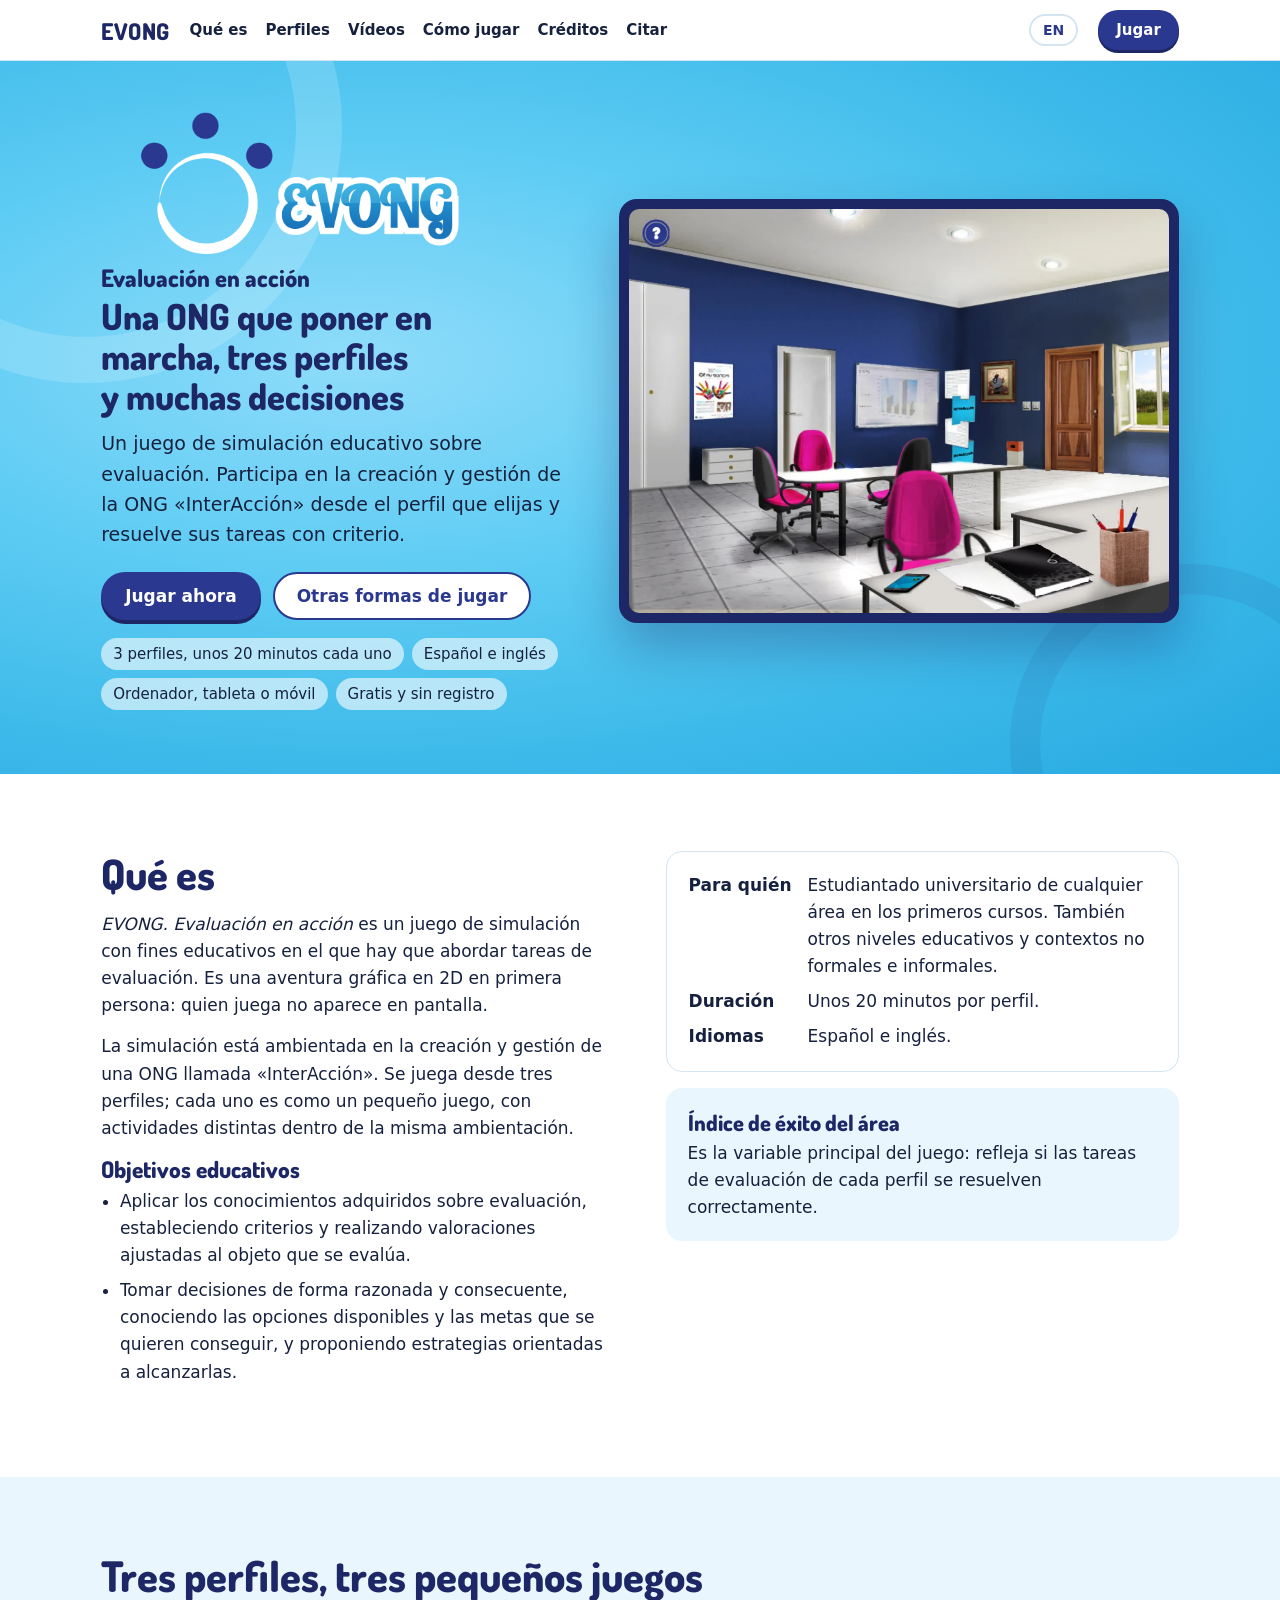
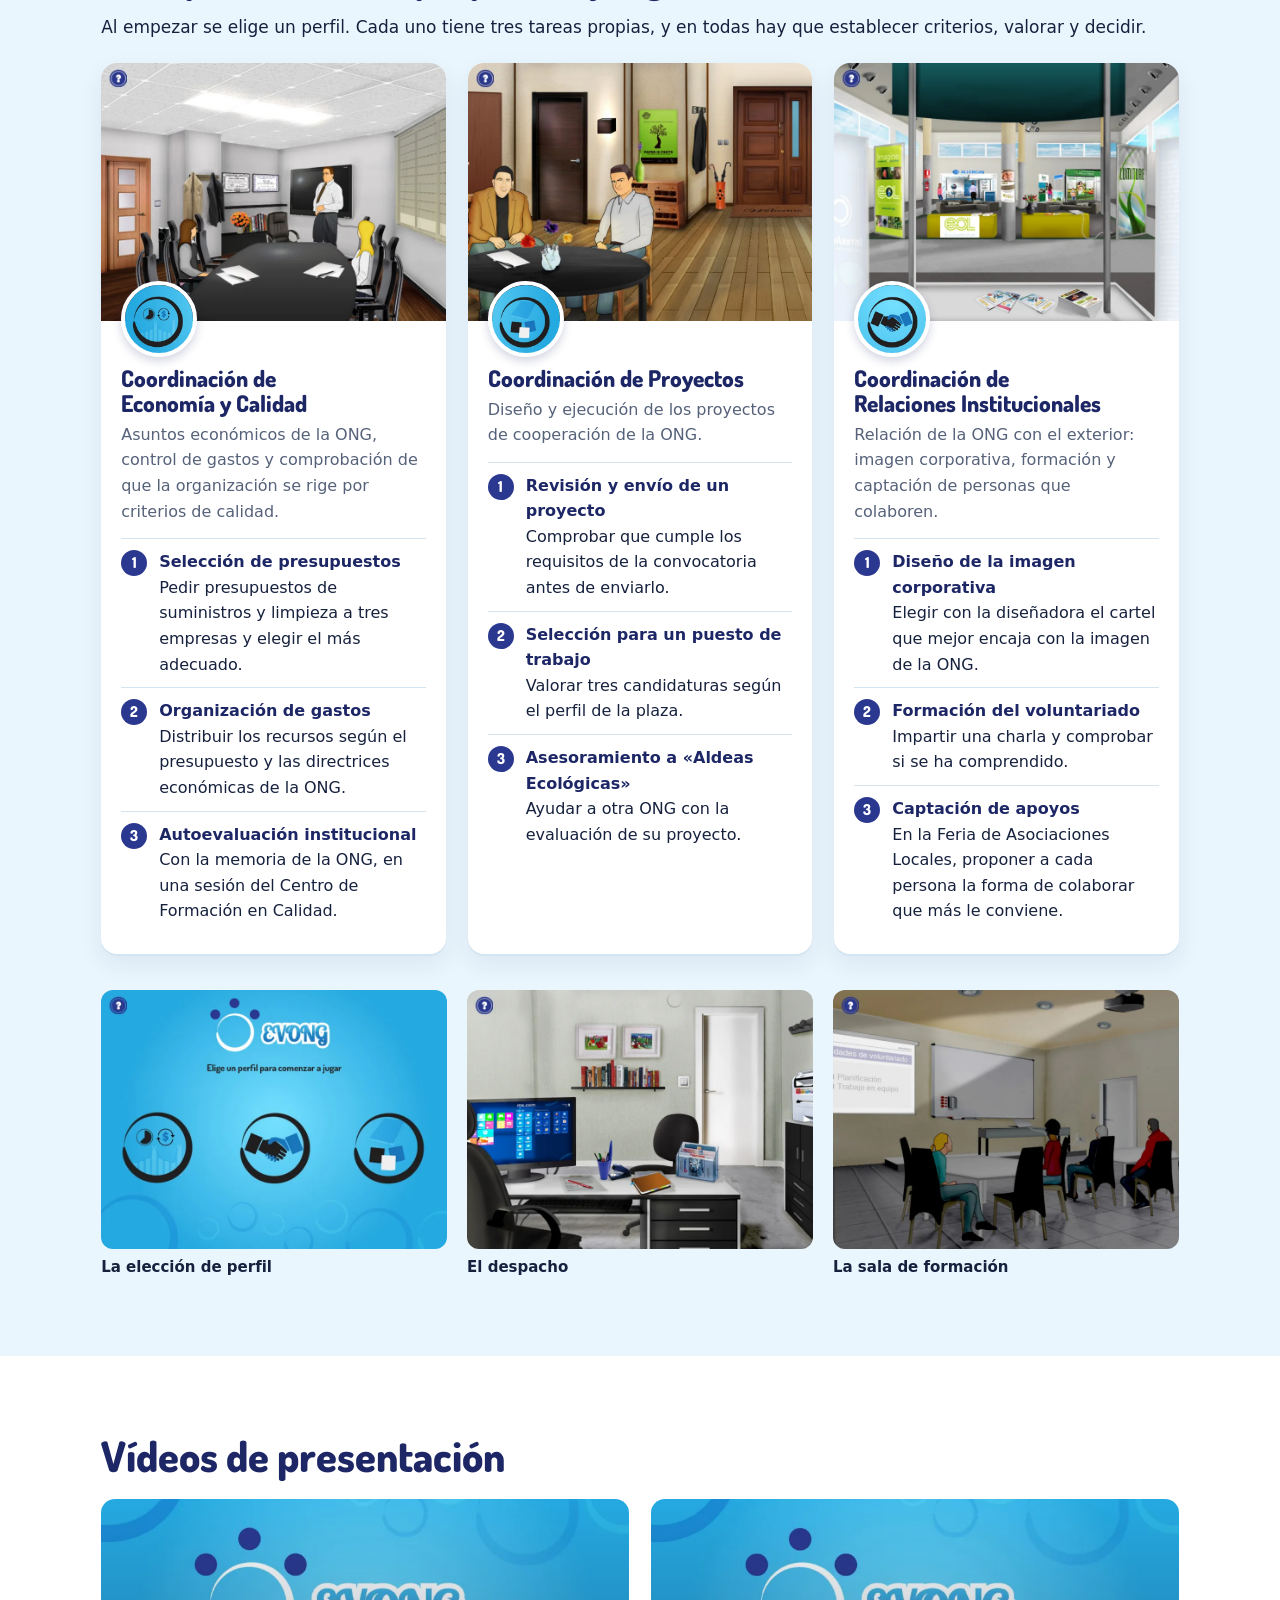
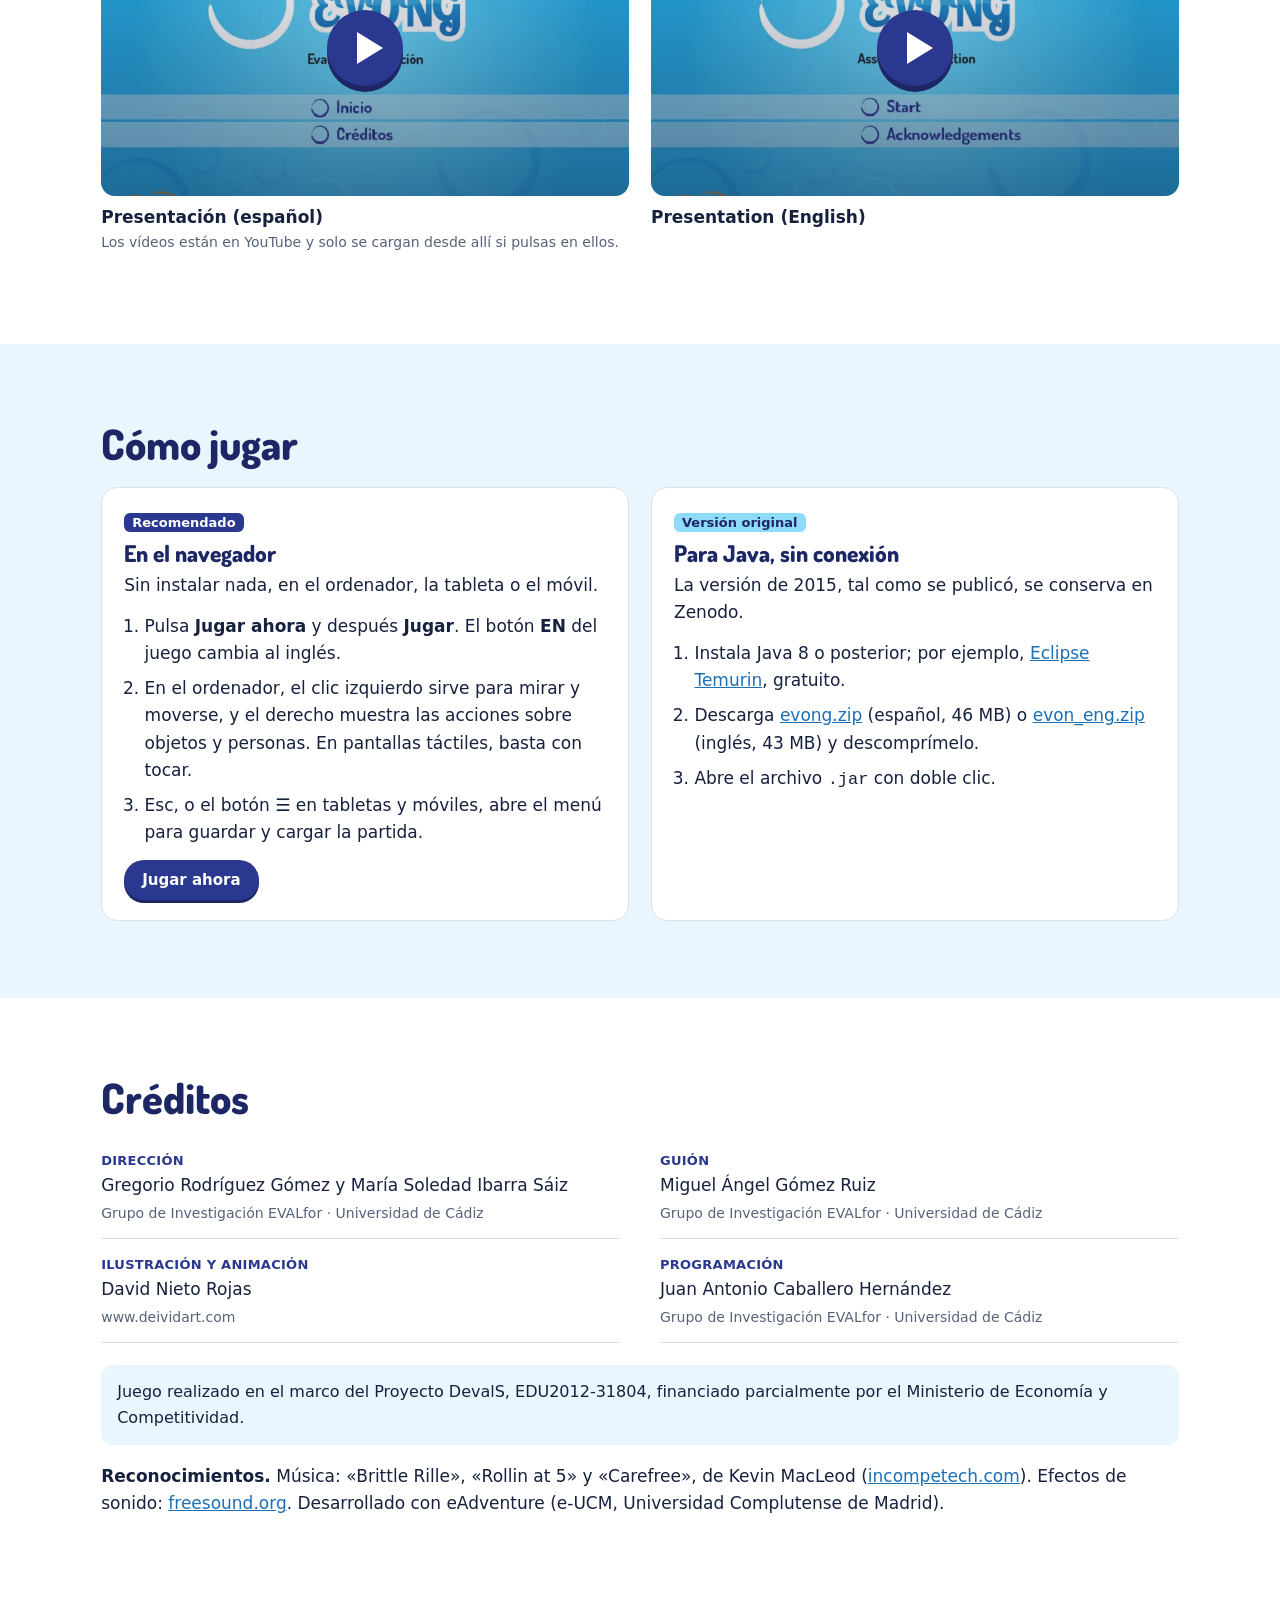
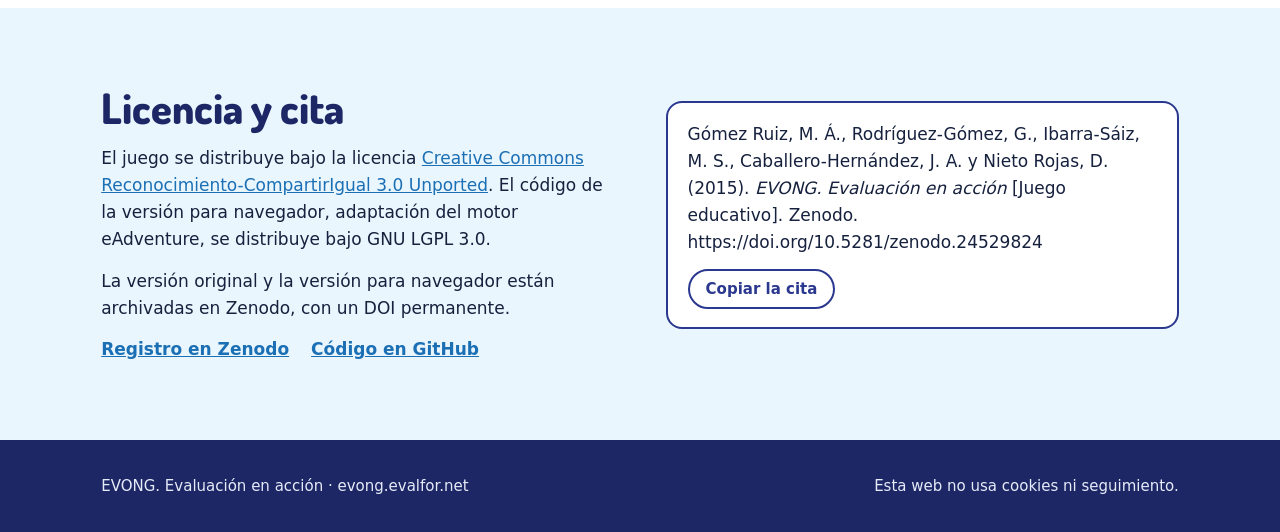
<file: index.html>
<!DOCTYPE html>
<html lang="es">
<head>
<meta charset="utf-8">
<meta name="viewport" content="width=device-width, initial-scale=1">
<title>EVONG. Evaluación en acción · Juego educativo sobre evaluación</title>
<meta name="description" content="EVONG. Evaluación en acción: juego de simulación educativo sobre evaluación ambientado en la gestión de una ONG. Juega gratis en el navegador, en español o en inglés.">
<link rel="icon" href="jugar/icon.png">
<link rel="alternate" hreflang="es" href="https://evong.evalfor.net/">
<link rel="alternate" hreflang="en" href="https://evong.evalfor.net/en/">
<meta property="og:title" content="EVONG. Evaluación en acción">
<meta property="og:description" content="Juego de simulación educativo sobre evaluación, ambientado en la gestión de una ONG. Gratis, en el navegador.">
<meta property="og:image" content="https://evong.evalfor.net/img/sala.webp">
<link rel="preload" href="fonts/dosis-latin-800-normal.woff2" as="font" type="font/woff2" crossorigin>
<link rel="stylesheet" href="web.css">
</head>
<body>

<header class="top">
  <div class="wrap">
    <a class="brand" href="#inicio">EVONG</a>
    <button class="menu-btn" type="button" aria-expanded="false" aria-controls="menu" aria-label="Menú"><span class="bars" aria-hidden="true"></span><span class="lbl">Menú</span></button>
    <nav id="menu" class="nav" aria-label="Secciones">
      <a href="#que-es">Qué es</a>
      <a href="#perfiles">Perfiles</a>
      <a href="#videos">Vídeos</a>
      <a href="#como-jugar">Cómo jugar</a>
      <a href="#creditos">Créditos</a>
      <a href="#citar">Citar</a>
    </nav>
    <a class="lang" href="en/" hreflang="en" lang="en" title="English version">EN</a>
    <a class="btn btn-play btn-sm" href="jugar/">Jugar</a>
  </div>
</header>

<main id="inicio">
<section class="hero">
  <div class="wrap">
    <div>
      <img class="logo" src="img/logo-evong.webp" width="571" height="203" alt="EVONG">
      <p class="sub">Evaluación en acción</p>
      <h1>Una ONG que poner en marcha, tres perfiles y muchas decisiones</h1>
      <p class="lead">Un juego de simulación educativo sobre evaluación. Participa en la creación y gestión de la ONG «InterAcción» desde el perfil que elijas y resuelve sus tareas con criterio.</p>
      <div class="ctas">
        <a class="btn btn-play" href="jugar/">Jugar ahora</a>
        <a class="btn btn-ghost" href="#como-jugar">Otras formas de jugar</a>
      </div>
      <ul class="facts" aria-label="En resumen">
        <li>3 perfiles, unos 20 minutos cada uno</li><li>Español e inglés</li><li>Ordenador, tableta o móvil</li><li>Gratis y sin registro</li>
      </ul>
    </div>
    <div>
      <div class="screen"><img src="img/sala.webp" width="1000" height="750" alt="La oficina de la ONG InterAcción en el juego: una sala con mesas, sillas y un tablón."></div>
    </div>
  </div>
</section>

<section class="band" id="que-es">
  <div class="wrap two">
    <div>
      <h2>Qué es</h2>
      <p><em>EVONG. Evaluación en acción</em> es un juego de simulación con fines educativos en el que hay que abordar tareas de evaluación. Es una aventura gráfica en 2D en primera persona: quien juega no aparece en pantalla.</p>
      <p>La simulación está ambientada en la creación y gestión de una ONG llamada «InterAcción». Se juega desde tres perfiles; cada uno es como un pequeño juego, con actividades distintas dentro de la misma ambientación.</p>
      <h3>Objetivos educativos</h3>
      <ul class="goals">
        <li>Aplicar los conocimientos adquiridos sobre evaluación, estableciendo criterios y realizando valoraciones ajustadas al objeto que se evalúa.</li>
        <li>Tomar decisiones de forma razonada y consecuente, conociendo las opciones disponibles y las metas que se quieren conseguir, y proponiendo estrategias orientadas a alcanzarlas.</li>
      </ul>
    </div>
    <div>
      <div class="box">
        <dl>
          <dt>Para quién</dt><dd>Estudiantado universitario de cualquier área en los primeros cursos. También otros niveles educativos y contextos no formales e informales.</dd>
          <dt>Duración</dt><dd>Unos 20 minutos por perfil.</dd>
          <dt>Idiomas</dt><dd>Español e inglés.</dd>
        </dl>
      </div>
      <div class="box index">
        <b>Índice de éxito del área</b>
        <p>Es la variable principal del juego: refleja si las tareas de evaluación de cada perfil se resuelven correctamente.</p>
      </div>
    </div>
  </div>
</section>

<section class="band alt" id="perfiles">
  <div class="wrap">
    <h2>Tres perfiles, tres pequeños juegos</h2>
    <p>Al empezar se elige un perfil. Cada uno tiene tres tareas propias, y en todas hay que establecer criterios, valorar y decidir.</p>
    <div class="profiles">
      <article class="profile">
        <img src="img/economia.webp" width="800" height="600" loading="lazy" alt="Sesión en el Centro de Formación en Calidad.">
        <div class="body">
          <img class="icon" src="img/icono-economia.webp" width="220" height="220" alt="">
          <h3>Coordinación de Economía y Calidad</h3>
          <p class="role">Asuntos económicos de la ONG, control de gastos y comprobación de que la organización se rige por criterios de calidad.</p>
          <ol class="tasks">
            <li><b>Selección de presupuestos</b>Pedir presupuestos de suministros y limpieza a tres empresas y elegir el más adecuado.</li>
            <li><b>Organización de gastos</b>Distribuir los recursos según el presupuesto y las directrices económicas de la ONG.</li>
            <li><b>Autoevaluación institucional</b>Con la memoria de la ONG, en una sesión del Centro de Formación en Calidad.</li>
          </ol>
        </div>
      </article>
      <article class="profile">
        <img src="img/proyectos.webp" width="800" height="600" loading="lazy" alt="Reunión en la sede de la ONG Aldeas Ecológicas.">
        <div class="body">
          <img class="icon" src="img/icono-proyectos.webp" width="220" height="220" alt="">
          <h3>Coordinación de Proyectos</h3>
          <p class="role">Diseño y ejecución de los proyectos de cooperación de la ONG.</p>
          <ol class="tasks">
            <li><b>Revisión y envío de un proyecto</b>Comprobar que cumple los requisitos de la convocatoria antes de enviarlo.</li>
            <li><b>Selección para un puesto de trabajo</b>Valorar tres candidaturas según el perfil de la plaza.</li>
            <li><b>Asesoramiento a «Aldeas Ecológicas»</b>Ayudar a otra ONG con la evaluación de su proyecto.</li>
          </ol>
        </div>
      </article>
      <article class="profile">
        <img src="img/relaciones.webp" width="800" height="600" loading="lazy" alt="El stand de InterAcción en la Feria de Asociaciones Locales.">
        <div class="body">
          <img class="icon" src="img/icono-relaciones.webp" width="220" height="220" alt="">
          <h3>Coordinación de Relaciones Institucionales</h3>
          <p class="role">Relación de la ONG con el exterior: imagen corporativa, formación y captación de personas que colaboren.</p>
          <ol class="tasks">
            <li><b>Diseño de la imagen corporativa</b>Elegir con la diseñadora el cartel que mejor encaja con la imagen de la ONG.</li>
            <li><b>Formación del voluntariado</b>Impartir una charla y comprobar si se ha comprendido.</li>
            <li><b>Captación de apoyos</b>En la Feria de Asociaciones Locales, proponer a cada persona la forma de colaborar que más le conviene.</li>
          </ol>
        </div>
      </article>
    </div>
    <div class="gallery">
      <figure><img src="img/perfiles-es.webp" width="800" height="600" loading="lazy" alt="Pantalla de elección de perfil, con los tres botones."><figcaption>La elección de perfil</figcaption></figure>
      <figure><img src="img/despacho.webp" width="800" height="600" loading="lazy" alt="El despacho, con el ordenador y la mesa de trabajo."><figcaption>El despacho</figcaption></figure>
      <figure><img src="img/formacion-es.webp" width="800" height="600" loading="lazy" alt="La sala de formación con cuatro personas esperando la charla."><figcaption>La sala de formación</figcaption></figure>
    </div>
  </div>
</section>

<section class="band" id="videos">
  <div class="wrap">
    <h2>Vídeos de presentación</h2>
    <div class="videos">
      <figure class="video">
        <button class="yt" data-id="WGbHPyckALE" style="background-image:url(img/titulo-es.webp)" aria-label="Reproducir el vídeo de presentación en español"><span></span></button>
        <figcaption>Presentación (español)</figcaption>
      </figure>
      <figure class="video" lang="en">
        <button class="yt" data-id="fD98BGpUHhk" style="background-image:url(img/titulo-en.webp)" aria-label="Play the presentation video in English"><span></span></button>
        <figcaption>Presentation (English)</figcaption>
      </figure>
    </div>
    <p class="small">Los vídeos están en YouTube y solo se cargan desde allí si pulsas en ellos.</p>
  </div>
</section>

<section class="band alt" id="como-jugar">
  <div class="wrap">
    <h2>Cómo jugar</h2>
    <div class="how">
      <div class="box">
        <span class="badge">Recomendado</span>
        <h3>En el navegador</h3>
        <p>Sin instalar nada, en el ordenador, la tableta o el móvil.</p>
        <ol>
          <li>Pulsa <strong>Jugar ahora</strong> y después <strong>Jugar</strong>. El botón <strong>EN</strong> del juego cambia al inglés.</li>
          <li>En el ordenador, el clic izquierdo sirve para mirar y moverse, y el derecho muestra las acciones sobre objetos y personas. En pantallas táctiles, basta con tocar.</li>
          <li>Esc, o el botón ☰ en tabletas y móviles, abre el menú para guardar y cargar la partida.</li>
        </ol>
        <p style="margin:14px 0 0"><a class="btn btn-play btn-sm" href="jugar/">Jugar ahora</a></p>
      </div>
      <div class="box">
        <span class="badge lt">Versión original</span>
        <h3>Para Java, sin conexión</h3>
        <p>La versión de 2015, tal como se publicó, se conserva en Zenodo.</p>
        <ol>
          <li>Instala Java 8 o posterior; por ejemplo, <a href="https://adoptium.net/">Eclipse Temurin</a>, gratuito.</li>
          <li>Descarga <a href="https://zenodo.org/records/24529825/files/evong.zip?download=1">evong.zip</a> (español, 46 MB) o <a href="https://zenodo.org/records/24529825/files/evon_eng.zip?download=1" hreflang="en">evon_eng.zip</a> (inglés, 43 MB) y descomprímelo.</li>
          <li>Abre el archivo <code>.jar</code> con doble clic.</li>
        </ol>
      </div>
    </div>
  </div>
</section>

<section class="band" id="creditos">
  <div class="wrap">
    <h2>Créditos</h2>
    <div class="credits">
      <div><b>DIRECCIÓN</b>Gregorio Rodríguez Gómez y María Soledad Ibarra Sáiz<br><span class="small">Grupo de Investigación EVALfor · Universidad de Cádiz</span></div>
      <div><b>GUIÓN</b>Miguel Ángel Gómez Ruiz<br><span class="small">Grupo de Investigación EVALfor · Universidad de Cádiz</span></div>
      <div><b>ILUSTRACIÓN Y ANIMACIÓN</b>David Nieto Rojas<br><span class="small">www.deividart.com</span></div>
      <div><b>PROGRAMACIÓN</b>Juan Antonio Caballero Hernández<br><span class="small">Grupo de Investigación EVALfor · Universidad de Cádiz</span></div>
    </div>
    <p class="fund">Juego realizado en el marco del Proyecto DevalS, EDU2012-31804, financiado parcialmente por el Ministerio de Economía y Competitividad.</p>
    <p style="margin-top:18px"><strong>Reconocimientos.</strong> Música: «Brittle Rille», «Rollin at 5» y «Carefree», de Kevin MacLeod (<a href="https://incompetech.com">incompetech.com</a>). Efectos de sonido: <a href="https://freesound.org">freesound.org</a>. Desarrollado con eAdventure (e-UCM, Universidad Complutense de Madrid).</p>
  </div>
</section>

<section class="band alt" id="citar">
  <div class="wrap two">
    <div>
      <h2>Licencia y cita</h2>
      <p>El juego se distribuye bajo la licencia <a href="https://creativecommons.org/licenses/by-sa/3.0/deed.es">Creative Commons Reconocimiento-CompartirIgual 3.0 Unported</a>. El código de la versión para navegador, adaptación del motor eAdventure, se distribuye bajo GNU LGPL 3.0.</p>
      <p>La versión original y la versión para navegador están archivadas en Zenodo, con un DOI permanente.</p>
      <ul class="links">
        <li><a href="https://doi.org/10.5281/zenodo.24529824">Registro en Zenodo</a></li>
        <li><a href="https://github.com/evong-juego/evong-juego">Código en GitHub</a></li>
      </ul>
    </div>
    <div>
      <div class="cite">
        <p id="cita">Gómez Ruiz, M. Á., Rodríguez-Gómez, G., Ibarra-Sáiz, M. S., Caballero-Hernández, J. A. y Nieto Rojas, D. (2015). <em>EVONG. Evaluación en acción</em> [Juego educativo]. Zenodo. https://doi.org/10.5281/zenodo.24529824</p>
        <button class="copy" type="button" data-copy="cita">Copiar la cita</button>
      </div>
    </div>
  </div>
</section>
</main>

<footer>
  <div class="wrap">
    <span>EVONG. Evaluación en acción · evong.evalfor.net</span>
    <span>Esta web no usa cookies ni seguimiento.</span>
  </div>
</footer>

<script>
{
  const bar = document.querySelector('.top'), mb = bar.querySelector('.menu-btn');
  const setOpen = (o) => { bar.classList.toggle('open', o); mb.setAttribute('aria-expanded', String(o)); };
  mb.addEventListener('click', () => setOpen(!bar.classList.contains('open')));
  for (const a of bar.querySelectorAll('.nav a')) a.addEventListener('click', () => setOpen(false));
  document.addEventListener('keydown', (e) => { if (e.key === 'Escape' && bar.classList.contains('open')) { setOpen(false); mb.focus(); } });
  document.addEventListener('click', (e) => { if (!bar.contains(e.target)) setOpen(false); });
  for (const b of document.querySelectorAll('.yt')) {
    b.addEventListener('click', () => {
      const f = document.createElement('iframe');
      f.src = 'https://www.youtube-nocookie.com/embed/' + b.dataset.id + '?autoplay=1&rel=0';
      f.title = b.parentNode.querySelector('figcaption').textContent;
      f.allow = 'autoplay; encrypted-media; fullscreen; picture-in-picture';
      f.allowFullscreen = true;
      const d = document.createElement('div');
      d.className = 'yt';
      d.appendChild(f);
      b.replaceWith(d);
    }, { once: true });
  }
  for (const b of document.querySelectorAll('[data-copy]')) {
    b.addEventListener('click', async () => {
      const t = document.getElementById(b.dataset.copy).innerText;
      try { await navigator.clipboard.writeText(t); b.classList.add('ok'); b.textContent = 'Copiada'; }
      catch (e) { b.textContent = 'Selecciónala y cópiala'; }
      setTimeout(() => { b.classList.remove('ok'); b.textContent = 'Copiar la cita'; }, 1800);
    });
  }
}
</script>
</body>
</html>
</file>
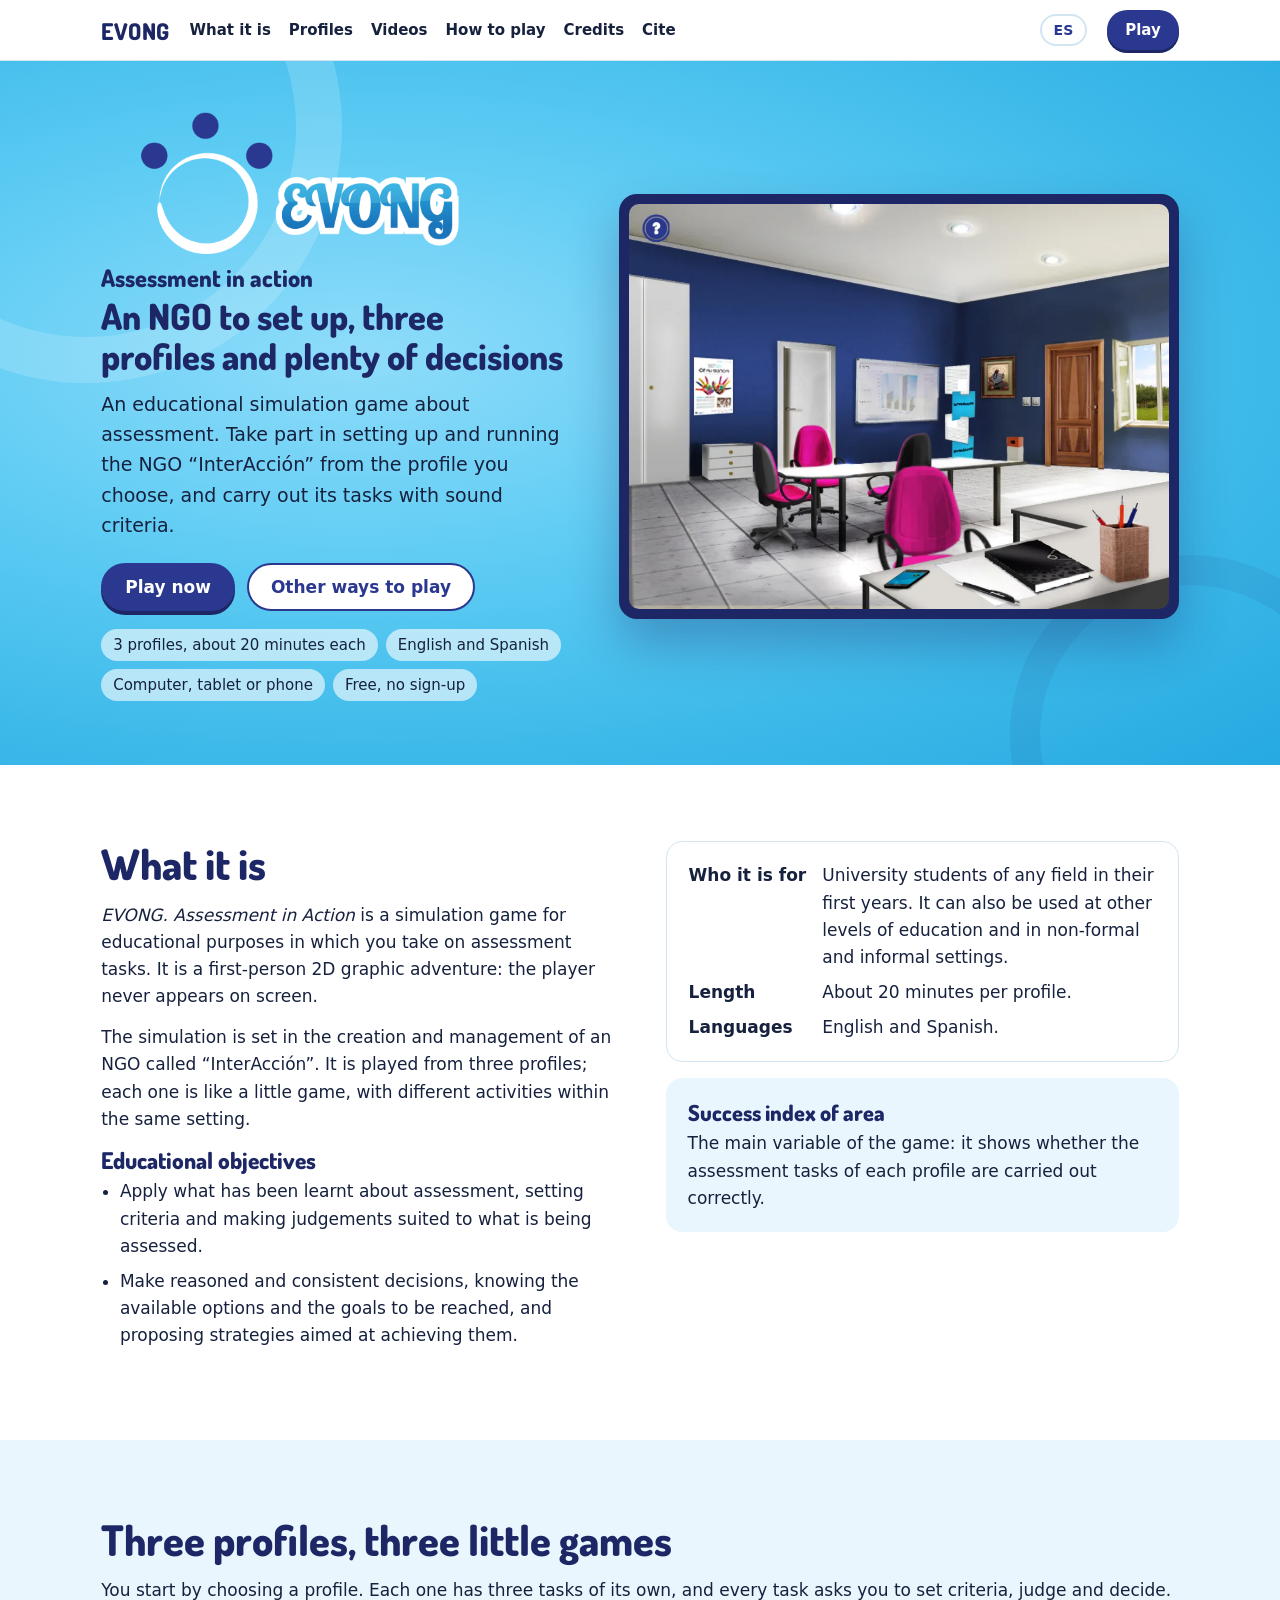
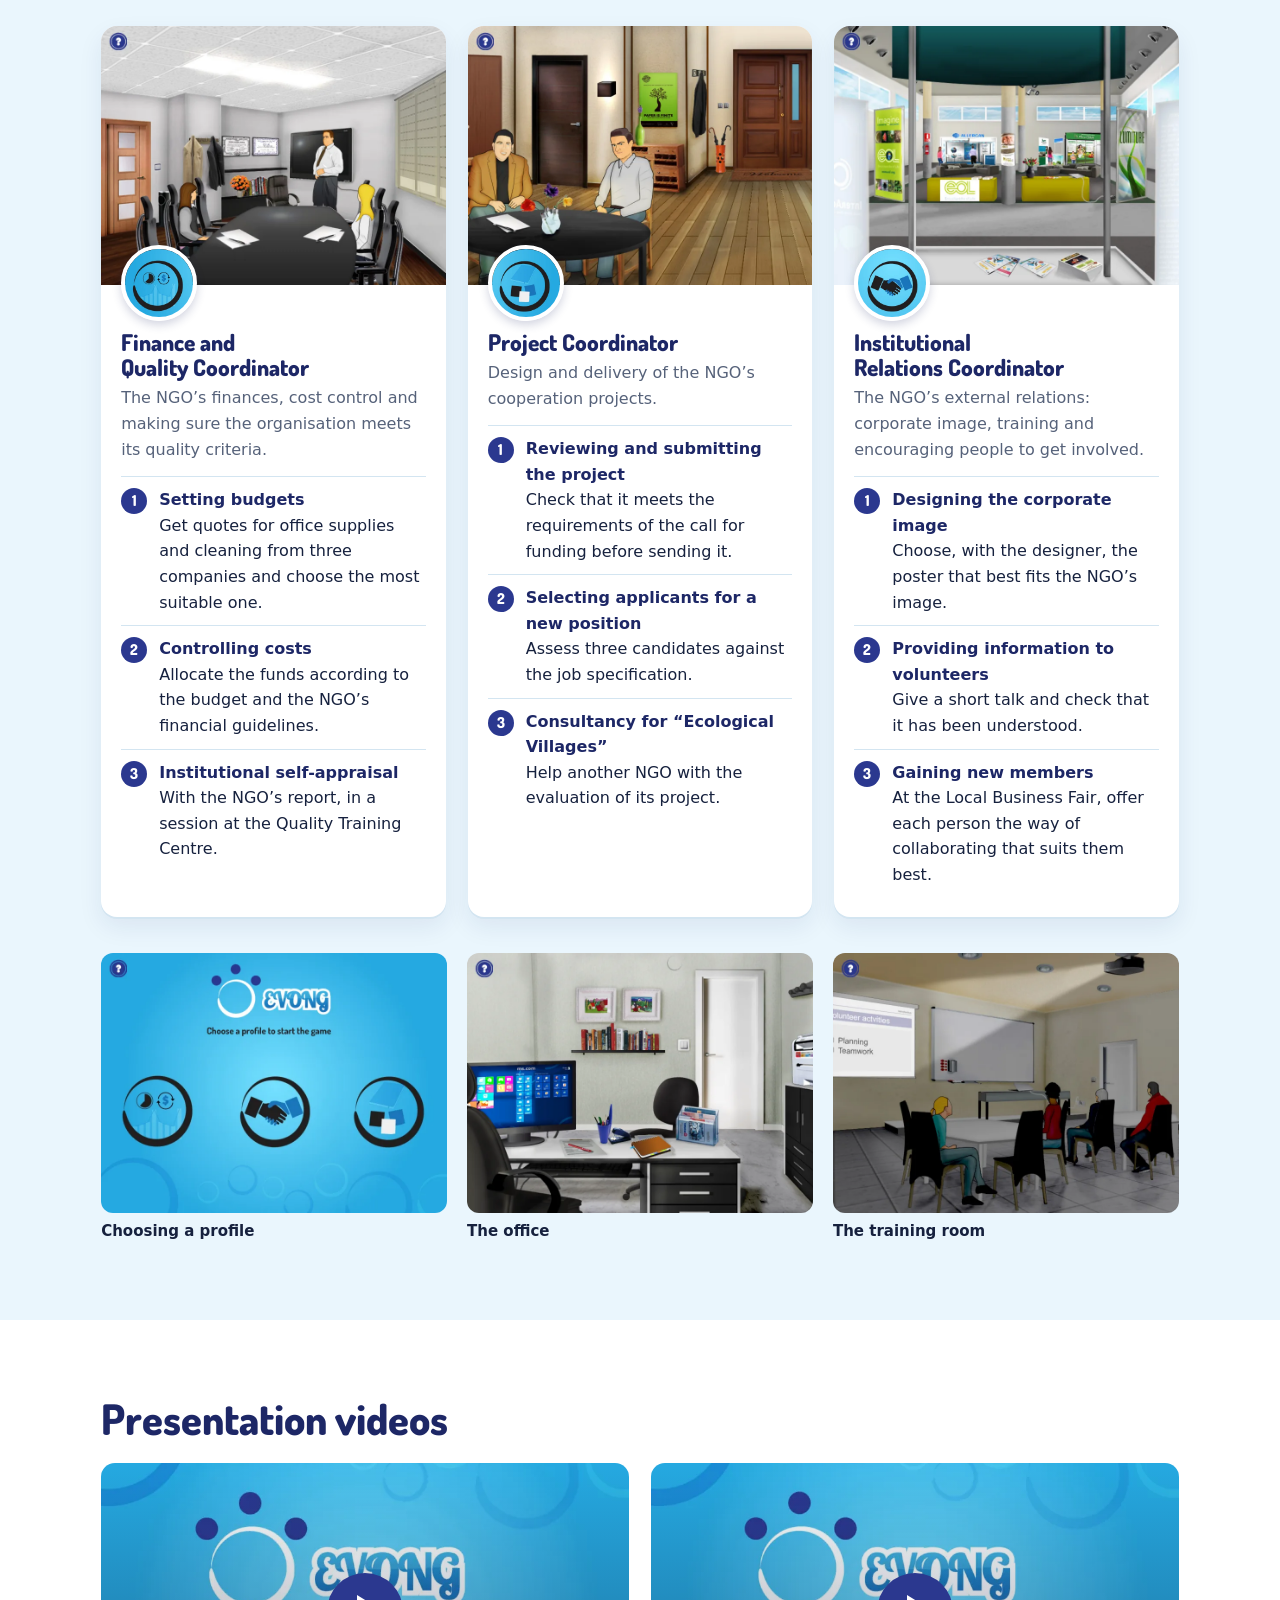
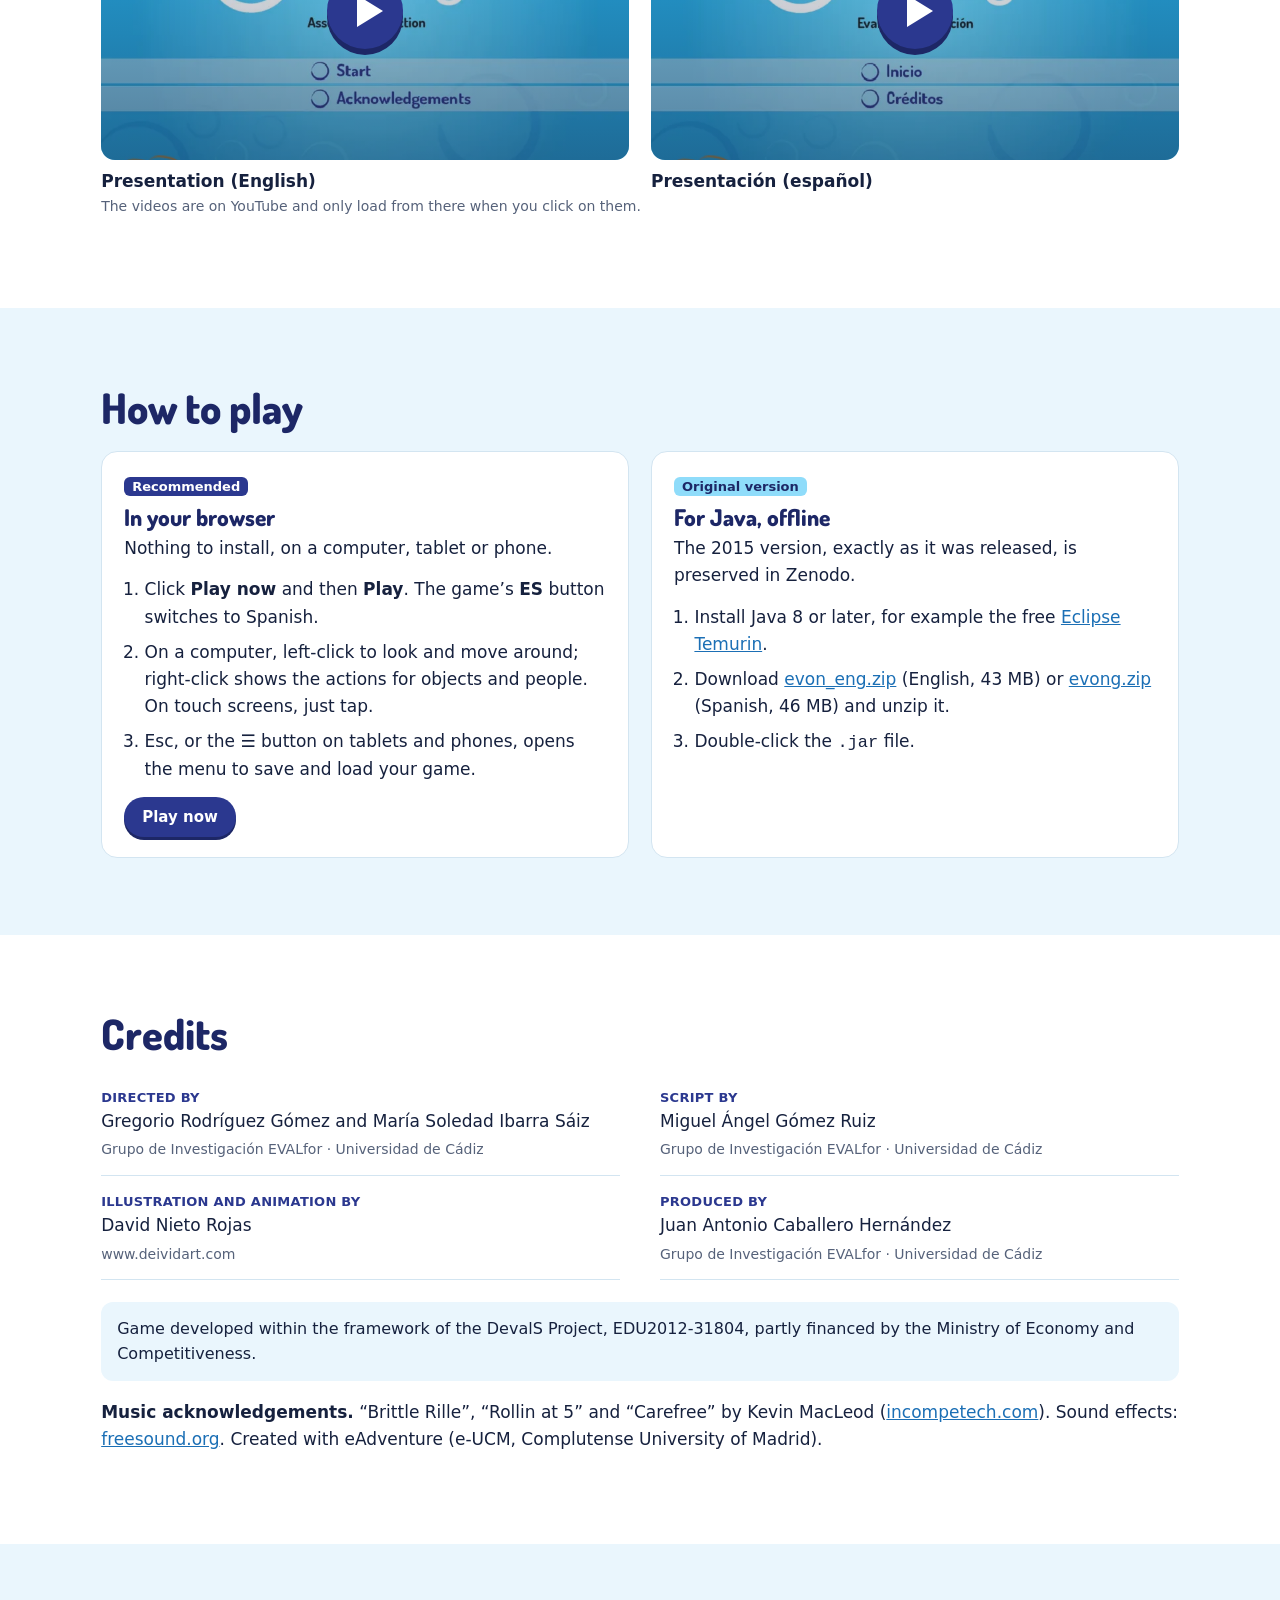
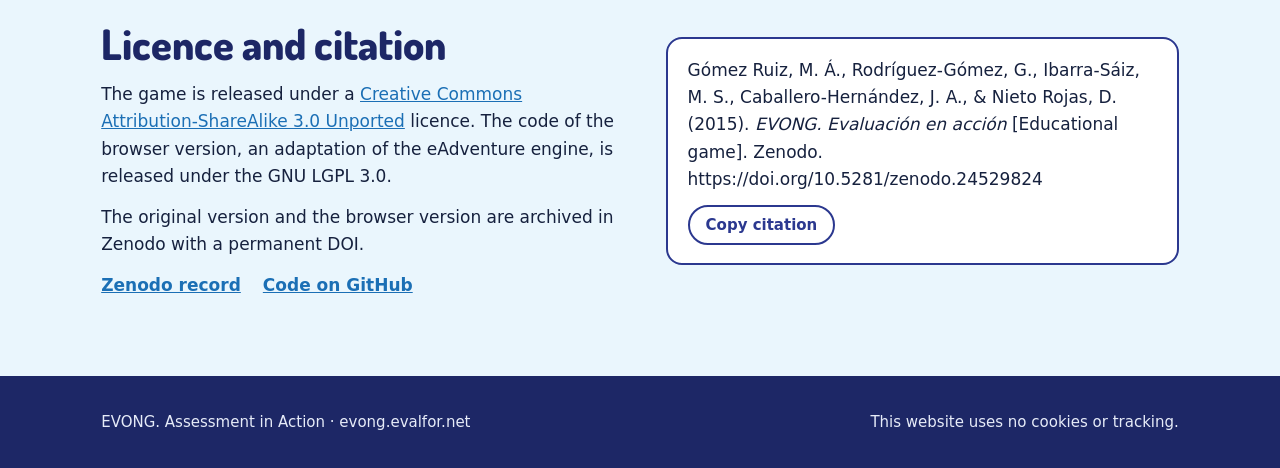
<file: en/index.html>
<!DOCTYPE html>
<html lang="en">
<head>
<meta charset="utf-8">
<meta name="viewport" content="width=device-width, initial-scale=1">
<title>EVONG. Assessment in Action · An educational game about assessment</title>
<meta name="description" content="EVONG. Assessment in Action: an educational simulation game about assessment, set in the running of an NGO. Play for free in your browser, in English or Spanish.">
<link rel="icon" href="../jugar/icon.png">
<link rel="alternate" hreflang="es" href="https://evong.evalfor.net/">
<link rel="alternate" hreflang="en" href="https://evong.evalfor.net/en/">
<meta property="og:title" content="EVONG. Assessment in Action">
<meta property="og:description" content="An educational simulation game about assessment, set in the running of an NGO. Free, in your browser.">
<meta property="og:image" content="https://evong.evalfor.net/img/sala.webp">
<link rel="preload" href="../fonts/dosis-latin-800-normal.woff2" as="font" type="font/woff2" crossorigin>
<link rel="stylesheet" href="../web.css">
</head>
<body>

<header class="top">
  <div class="wrap">
    <a class="brand" href="#home">EVONG</a>
    <button class="menu-btn" type="button" aria-expanded="false" aria-controls="menu" aria-label="Menu"><span class="bars" aria-hidden="true"></span><span class="lbl">Menu</span></button>
    <nav id="menu" class="nav" aria-label="Sections">
      <a href="#what">What it is</a>
      <a href="#profiles">Profiles</a>
      <a href="#videos">Videos</a>
      <a href="#how-to-play">How to play</a>
      <a href="#credits">Credits</a>
      <a href="#cite">Cite</a>
    </nav>
    <a class="lang" href="../" hreflang="es" lang="es" title="Versión en español">ES</a>
    <a class="btn btn-play btn-sm" href="../jugar/#en">Play</a>
  </div>
</header>

<main id="home">
<section class="hero">
  <div class="wrap">
    <div>
      <img class="logo" src="../img/logo-evong.webp" width="571" height="203" alt="EVONG">
      <p class="sub">Assessment in action</p>
      <h1>An NGO to set up, three profiles and plenty of decisions</h1>
      <p class="lead">An educational simulation game about assessment. Take part in setting up and running the NGO “InterAcción” from the profile you choose, and carry out its tasks with sound criteria.</p>
      <div class="ctas">
        <a class="btn btn-play" href="../jugar/#en">Play now</a>
        <a class="btn btn-ghost" href="#how-to-play">Other ways to play</a>
      </div>
      <ul class="facts" aria-label="At a glance">
        <li>3 profiles, about 20 minutes each</li><li>English and Spanish</li><li>Computer, tablet or phone</li><li>Free, no sign-up</li>
      </ul>
    </div>
    <div>
      <div class="screen"><img src="../img/sala.webp" width="1000" height="750" alt="The reception area of the InterAcción NGO in the game: a room with desks, chairs and a noticeboard."></div>
    </div>
  </div>
</section>

<section class="band" id="what">
  <div class="wrap two">
    <div>
      <h2>What it is</h2>
      <p><em>EVONG. Assessment in Action</em> is a simulation game for educational purposes in which you take on assessment tasks. It is a first-person 2D graphic adventure: the player never appears on screen.</p>
      <p>The simulation is set in the creation and management of an NGO called “InterAcción”. It is played from three profiles; each one is like a little game, with different activities within the same setting.</p>
      <h3>Educational objectives</h3>
      <ul class="goals">
        <li>Apply what has been learnt about assessment, setting criteria and making judgements suited to what is being assessed.</li>
        <li>Make reasoned and consistent decisions, knowing the available options and the goals to be reached, and proposing strategies aimed at achieving them.</li>
      </ul>
    </div>
    <div>
      <div class="box">
        <dl>
          <dt>Who it is for</dt><dd>University students of any field in their first years. It can also be used at other levels of education and in non-formal and informal settings.</dd>
          <dt>Length</dt><dd>About 20 minutes per profile.</dd>
          <dt>Languages</dt><dd>English and Spanish.</dd>
        </dl>
      </div>
      <div class="box index">
        <b>Success index of area</b>
        <p>The main variable of the game: it shows whether the assessment tasks of each profile are carried out correctly.</p>
      </div>
    </div>
  </div>
</section>

<section class="band alt" id="profiles">
  <div class="wrap">
    <h2>Three profiles, three little games</h2>
    <p>You start by choosing a profile. Each one has three tasks of its own, and every task asks you to set criteria, judge and decide.</p>
    <div class="profiles">
      <article class="profile">
        <img src="../img/economia.webp" width="800" height="600" loading="lazy" alt="A session at the Quality Training Centre.">
        <div class="body">
          <img class="icon" src="../img/icono-economia.webp" width="220" height="220" alt="">
          <h3>Finance and Quality Coordinator</h3>
          <p class="role">The NGO’s finances, cost control and making sure the organisation meets its quality criteria.</p>
          <ol class="tasks">
            <li><b>Setting budgets</b>Get quotes for office supplies and cleaning from three companies and choose the most suitable one.</li>
            <li><b>Controlling costs</b>Allocate the funds according to the budget and the NGO’s financial guidelines.</li>
            <li><b>Institutional self-appraisal</b>With the NGO’s report, in a session at the Quality Training Centre.</li>
          </ol>
        </div>
      </article>
      <article class="profile">
        <img src="../img/proyectos.webp" width="800" height="600" loading="lazy" alt="A meeting at the offices of the Ecological Villages NGO.">
        <div class="body">
          <img class="icon" src="../img/icono-proyectos.webp" width="220" height="220" alt="">
          <h3>Project Coordinator</h3>
          <p class="role">Design and delivery of the NGO’s cooperation projects.</p>
          <ol class="tasks">
            <li><b>Reviewing and submitting the project</b>Check that it meets the requirements of the call for funding before sending it.</li>
            <li><b>Selecting applicants for a new position</b>Assess three candidates against the job specification.</li>
            <li><b>Consultancy for “Ecological Villages”</b>Help another NGO with the evaluation of its project.</li>
          </ol>
        </div>
      </article>
      <article class="profile">
        <img src="../img/relaciones.webp" width="800" height="600" loading="lazy" alt="The InterAcción stand at the fair.">
        <div class="body">
          <img class="icon" src="../img/icono-relaciones.webp" width="220" height="220" alt="">
          <h3>Institutional Relations Coordinator</h3>
          <p class="role">The NGO’s external relations: corporate image, training and encouraging people to get involved.</p>
          <ol class="tasks">
            <li><b>Designing the corporate image</b>Choose, with the designer, the poster that best fits the NGO’s image.</li>
            <li><b>Providing information to volunteers</b>Give a short talk and check that it has been understood.</li>
            <li><b>Gaining new members</b>At the Local Business Fair, offer each person the way of collaborating that suits them best.</li>
          </ol>
        </div>
      </article>
    </div>
    <div class="gallery">
      <figure><img src="../img/perfiles-en.webp" width="800" height="600" loading="lazy" alt="The profile selection screen, with its three buttons."><figcaption>Choosing a profile</figcaption></figure>
      <figure><img src="../img/despacho.webp" width="800" height="600" loading="lazy" alt="The office, with the computer and the desk."><figcaption>The office</figcaption></figure>
      <figure><img src="../img/formacion-en.webp" width="800" height="600" loading="lazy" alt="The training room with four people waiting for the talk."><figcaption>The training room</figcaption></figure>
    </div>
  </div>
</section>

<section class="band" id="videos">
  <div class="wrap">
    <h2>Presentation videos</h2>
    <div class="videos">
      <figure class="video">
        <button class="yt" data-id="fD98BGpUHhk" style="background-image:url(../img/titulo-en.webp)" aria-label="Play the presentation video in English"><span></span></button>
        <figcaption>Presentation (English)</figcaption>
      </figure>
      <figure class="video" lang="es">
        <button class="yt" data-id="WGbHPyckALE" style="background-image:url(../img/titulo-es.webp)" aria-label="Reproducir el vídeo de presentación en español"><span></span></button>
        <figcaption>Presentación (español)</figcaption>
      </figure>
    </div>
    <p class="small">The videos are on YouTube and only load from there when you click on them.</p>
  </div>
</section>

<section class="band alt" id="how-to-play">
  <div class="wrap">
    <h2>How to play</h2>
    <div class="how">
      <div class="box">
        <span class="badge">Recommended</span>
        <h3>In your browser</h3>
        <p>Nothing to install, on a computer, tablet or phone.</p>
        <ol>
          <li>Click <strong>Play now</strong> and then <strong>Play</strong>. The game’s <strong>ES</strong> button switches to Spanish.</li>
          <li>On a computer, left-click to look and move around; right-click shows the actions for objects and people. On touch screens, just tap.</li>
          <li>Esc, or the ☰ button on tablets and phones, opens the menu to save and load your game.</li>
        </ol>
        <p style="margin:14px 0 0"><a class="btn btn-play btn-sm" href="../jugar/#en">Play now</a></p>
      </div>
      <div class="box">
        <span class="badge lt">Original version</span>
        <h3>For Java, offline</h3>
        <p>The 2015 version, exactly as it was released, is preserved in Zenodo.</p>
        <ol>
          <li>Install Java 8 or later, for example the free <a href="https://adoptium.net/">Eclipse Temurin</a>.</li>
          <li>Download <a href="https://zenodo.org/records/24529825/files/evon_eng.zip?download=1">evon_eng.zip</a> (English, 43 MB) or <a href="https://zenodo.org/records/24529825/files/evong.zip?download=1" hreflang="es">evong.zip</a> (Spanish, 46 MB) and unzip it.</li>
          <li>Double-click the <code>.jar</code> file.</li>
        </ol>
      </div>
    </div>
  </div>
</section>

<section class="band" id="credits">
  <div class="wrap">
    <h2>Credits</h2>
    <div class="credits">
      <div><b>DIRECTED BY</b>Gregorio Rodríguez Gómez and María Soledad Ibarra Sáiz<br><span class="small">Grupo de Investigación EVALfor · Universidad de Cádiz</span></div>
      <div><b>SCRIPT BY</b>Miguel Ángel Gómez Ruiz<br><span class="small">Grupo de Investigación EVALfor · Universidad de Cádiz</span></div>
      <div><b>ILLUSTRATION AND ANIMATION BY</b>David Nieto Rojas<br><span class="small">www.deividart.com</span></div>
      <div><b>PRODUCED BY</b>Juan Antonio Caballero Hernández<br><span class="small">Grupo de Investigación EVALfor · Universidad de Cádiz</span></div>
    </div>
    <p class="fund">Game developed within the framework of the DevalS Project, EDU2012-31804, partly financed by the Ministry of Economy and Competitiveness.</p>
    <p style="margin-top:18px"><strong>Music acknowledgements.</strong> “Brittle Rille”, “Rollin at 5” and “Carefree” by Kevin MacLeod (<a href="https://incompetech.com">incompetech.com</a>). Sound effects: <a href="https://freesound.org">freesound.org</a>. Created with eAdventure (e-UCM, Complutense University of Madrid).</p>
  </div>
</section>

<section class="band alt" id="cite">
  <div class="wrap two">
    <div>
      <h2>Licence and citation</h2>
      <p>The game is released under a <a href="https://creativecommons.org/licenses/by-sa/3.0/deed.en">Creative Commons Attribution-ShareAlike 3.0 Unported</a> licence. The code of the browser version, an adaptation of the eAdventure engine, is released under the GNU LGPL 3.0.</p>
      <p>The original version and the browser version are archived in Zenodo with a permanent DOI.</p>
      <ul class="links">
        <li><a href="https://doi.org/10.5281/zenodo.24529824">Zenodo record</a></li>
        <li><a href="https://github.com/evong-juego/evong-juego">Code on GitHub</a></li>
      </ul>
    </div>
    <div>
      <div class="cite">
        <p id="cite-text">Gómez Ruiz, M. Á., Rodríguez-Gómez, G., Ibarra-Sáiz, M. S., Caballero-Hernández, J. A., &amp; Nieto Rojas, D. (2015). <em>EVONG. Evaluación en acción</em> [Educational game]. Zenodo. https://doi.org/10.5281/zenodo.24529824</p>
        <button class="copy" type="button" data-copy="cite-text">Copy citation</button>
      </div>
    </div>
  </div>
</section>
</main>

<footer>
  <div class="wrap">
    <span>EVONG. Assessment in Action · evong.evalfor.net</span>
    <span>This website uses no cookies or tracking.</span>
  </div>
</footer>

<script>
{
  const bar = document.querySelector('.top'), mb = bar.querySelector('.menu-btn');
  const setOpen = (o) => { bar.classList.toggle('open', o); mb.setAttribute('aria-expanded', String(o)); };
  mb.addEventListener('click', () => setOpen(!bar.classList.contains('open')));
  for (const a of bar.querySelectorAll('.nav a')) a.addEventListener('click', () => setOpen(false));
  document.addEventListener('keydown', (e) => { if (e.key === 'Escape' && bar.classList.contains('open')) { setOpen(false); mb.focus(); } });
  document.addEventListener('click', (e) => { if (!bar.contains(e.target)) setOpen(false); });
  for (const b of document.querySelectorAll('.yt')) {
    b.addEventListener('click', () => {
      const f = document.createElement('iframe');
      f.src = 'https://www.youtube-nocookie.com/embed/' + b.dataset.id + '?autoplay=1&rel=0';
      f.title = b.parentNode.querySelector('figcaption').textContent;
      f.allow = 'autoplay; encrypted-media; fullscreen; picture-in-picture';
      f.allowFullscreen = true;
      const d = document.createElement('div');
      d.className = 'yt';
      d.appendChild(f);
      b.replaceWith(d);
    }, { once: true });
  }
  for (const b of document.querySelectorAll('[data-copy]')) {
    b.addEventListener('click', async () => {
      const t = document.getElementById(b.dataset.copy).innerText;
      try { await navigator.clipboard.writeText(t); b.classList.add('ok'); b.textContent = 'Copied'; }
      catch (e) { b.textContent = 'Select and copy it'; }
      setTimeout(() => { b.classList.remove('ok'); b.textContent = 'Copy citation'; }, 1800);
    });
  }
}
</script>
</body>
</html>
</file>
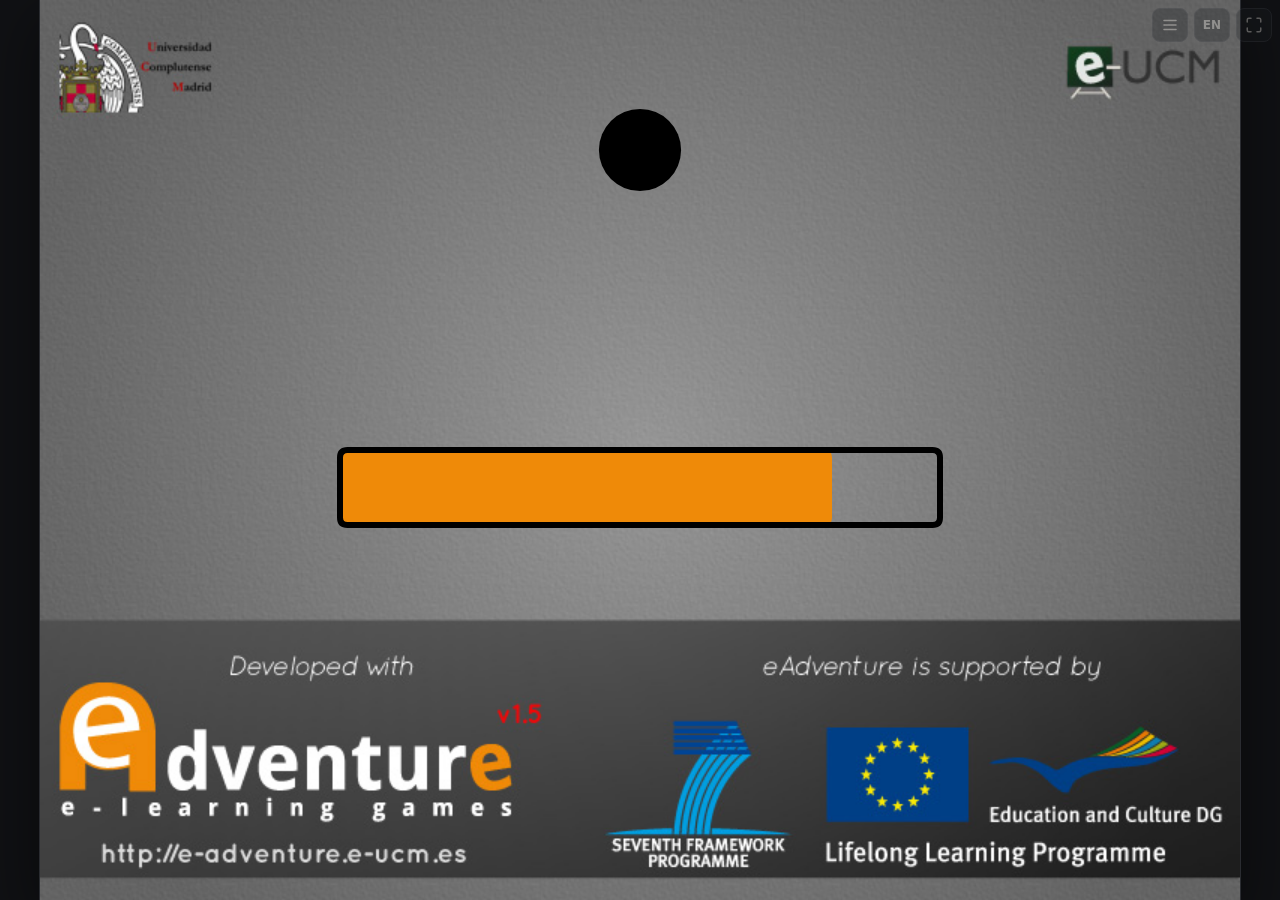
<file: jugar/index.html>
<!DOCTYPE html>
<html lang="es">
<head>
<meta charset="utf-8">
<meta name="viewport" content="width=device-width, initial-scale=1">
<title>EVONG · Evaluación en acción</title>
<link rel="icon" href="icon.png">
<meta name="description" content="EVONG: juego educativo sobre evaluación en una ONG. Versión para navegador.">
<style>
  :root { color-scheme: dark; }
  * { box-sizing: border-box; }
  html, body { margin: 0; height: 100%; background: #101114; color: #e9e6df;
    font: 15px/1.45 system-ui, -apple-system, "Segoe UI", Roboto, sans-serif; }
  body { display: flex; align-items: center; justify-content: center; overflow: hidden; }
  #frame { position: relative; width: min(100vw, calc(100vh * 4 / 3)); aspect-ratio: 4 / 3; background: #000;
    box-shadow: 0 0 0 1px #2a2c31, 0 20px 60px rgba(0,0,0,.5); }
  #game { position: absolute; inset: 0; width: 100%; height: 100%; display: block; touch-action: none; user-select: none; -webkit-user-select: none; -webkit-touch-callout: none; }
  .ov { position: absolute; inset: 0; display: flex; align-items: center; justify-content: center; z-index: 5; }
  #start { pointer-events: none; }
  #start button { pointer-events: auto; position: absolute; left: 50%; top: 54%; transform: translate(-50%, -50%);
    font-size: clamp(16px, 2.6vw, 22px); padding: .8em 2.4em; }
  #touchHint { position: absolute; left: 50%; top: 37%; transform: translate(-50%, -50%); margin: 0; max-width: 80%; text-align: center;
    font: 500 clamp(12px, 2vw, 16px)/1.35 system-ui, sans-serif; color: #fff; background: rgba(0,0,0,.6); border-radius: 10px; padding: .5em .9em; }
  .btn { font: 600 18px/1 system-ui, sans-serif; color: #fff; background: #1d6fae; border: 0; border-radius: 999px;
    padding: 14px 34px; cursor: pointer; box-shadow: 0 6px 20px rgba(0,0,0,.35); }
  .btn:hover { background: #2581c7; }
  .btn:focus-visible { outline: 3px solid #9ccbf0; outline-offset: 3px; }
  .hidden { display: none !important; }
  #toolbar { position: fixed; top: 8px; right: 8px; display: flex; gap: 6px; z-index: 10; opacity: .35; transition: opacity .2s; }
  #toolbar:hover, #toolbar:focus-within { opacity: 1; }
  #toolbar button, #toolbar a { display: grid; place-items: center; min-width: 34px; height: 34px; padding: 0 8px; color: #e9e6df;
    background: rgba(30,32,36,.85); border: 1px solid #3a3d44; border-radius: 8px; cursor: pointer; text-decoration: none; font: 600 12px/1 system-ui, sans-serif; }
  #toolbar svg { width: 18px; height: 18px; }
  .panel { background: #f7f5f0; color: #1d1f23; border-radius: 10px; width: min(520px, 90%); padding: 22px 24px; box-shadow: 0 20px 60px rgba(0,0,0,.5); }
  .panel h2 { margin: 0 0 10px; font-size: 19px; }
  .panel p { margin: 0 0 16px; }
  .panel .actions { display: flex; gap: 10px; justify-content: flex-end; }
  .modal { background: rgba(0,0,0,.55); }
  #end { align-items: flex-end; padding-bottom: 4%; background: linear-gradient(to top, rgba(0,0,0,.55), rgba(0,0,0,0) 45%); }
  #end .panel { width: min(460px, 86%); padding: 16px 20px; }
  #end .panel h2 { font-size: 17px; margin-bottom: 4px; }
  #end .panel p { margin-bottom: 12px; }
  #error { color: #fff; text-align: center; padding: 20px; }
</style>
</head>
<body>
<div id="frame">
  <canvas id="game" width="800" height="600" aria-label="EVONG"></canvas>
  <div id="start" class="ov hidden"><button class="btn" id="startBtn" type="button">Jugar</button><p id="touchHint" class="hidden"></p></div>
  <div id="end" class="ov modal hidden" role="dialog" aria-modal="true" aria-labelledby="endTitle">
    <div class="panel">
      <h2 id="endTitle">Fin del juego</h2>
      <p id="endText">Gracias por jugar a EVONG.</p>
      <div class="actions"><button class="btn" id="again" type="button">Volver a empezar</button></div>
    </div>
  </div>
  <noscript><div class="ov">Este juego necesita JavaScript.</div></noscript>
</div>
<div id="toolbar">
  <button id="menuBtn" type="button" title="Menú del juego (Esc)" aria-label="Menú del juego (Esc)">
    <svg viewBox="0 0 24 24" fill="none" stroke="currentColor" stroke-width="2" stroke-linecap="round" aria-hidden="true"><path d="M4 6h16M4 12h16M4 18h16"/></svg>
  </button>
  <a id="langLink" href="#en" hreflang="en" title="English version">EN</a>
  <button id="fs" type="button" title="Pantalla completa" aria-label="Pantalla completa">
    <svg viewBox="0 0 24 24" fill="none" stroke="currentColor" stroke-width="2" stroke-linecap="round" stroke-linejoin="round" aria-hidden="true"><path d="M8 3H5a2 2 0 0 0-2 2v3M21 8V5a2 2 0 0 0-2-2h-3M3 16v3a2 2 0 0 0 2 2h3M16 21h3a2 2 0 0 0 2-2v-3"/></svg>
  </button>
</div>
<script src="js/e1-fonts.js"></script>
<script src="js/e1-data.js"></script>
<script src="js/e1-media.js"></script>
<script src="js/e1-engine.js"></script>
<script src="js/e1-gui.js"></script>
<script src="js/e1-game.js"></script>
<script>
(function () {
  'use strict';
  const $ = (id) => document.getElementById(id);
  const params = new URLSearchParams(location.search);
  const hashLang = location.hash === '#en' ? 'en' : location.hash === '#es' ? 'es' : null;
  const lang = (hashLang || params.get('lang') || document.documentElement.dataset.lang || 'es') === 'en' ? 'en' : 'es';
  window.addEventListener('hashchange', () => { if (location.hash === '#en' || location.hash === '#es') location.reload(); });
  const T = lang === 'en'
    ? { play: 'Play', end: 'Game over', thanks: 'Thanks for playing EVONG.', again: 'Play again', fs: 'Full screen', fsx: 'Exit full screen', err: 'The game could not be loaded.', other: 'ES', otherTitle: 'Versión en español', touch: 'Touch screen: tap an object to see what you can do with it.', menu: 'Game menu (Esc)' }
    : { play: 'Jugar', end: 'Fin del juego', thanks: 'Gracias por jugar a EVONG.', again: 'Volver a empezar', fs: 'Pantalla completa', fsx: 'Salir de pantalla completa', err: 'No se ha podido cargar el juego.', other: 'EN', otherTitle: 'English version', touch: 'Pantalla táctil: toca un objeto para ver qué puedes hacer con él.', menu: 'Menú del juego (Esc)' };
  document.documentElement.lang = lang;
  $('startBtn').textContent = T.play; $('endTitle').textContent = T.end; $('endText').textContent = T.thanks; $('again').textContent = T.again;
  $('fs').title = T.fs; $('fs').setAttribute('aria-label', T.fs);
  $('langLink').textContent = T.other; $('langLink').title = T.otherTitle; $('langLink').href = lang === 'en' ? '#es' : '#en';
  $('langLink').hreflang = lang === 'en' ? 'es' : 'en';
  $('touchHint').textContent = T.touch;
  $('menuBtn').title = T.menu; $('menuBtn').setAttribute('aria-label', T.menu);
  // the options menu (save, load, sound) is opened with Esc; this button does the same on touch screens
  $('menuBtn').onclick = () => { if (game.running && !game.ended) game.pushInput({ type: 'key', keyCode: 27 }); $('menuBtn').blur(); };
  if (window.matchMedia && matchMedia('(pointer: coarse)').matches) $('touchHint').classList.remove('hidden');

  const canvas = $('game');
  const game = new E1.Game({
    canvas, base: '', lang,
    ui: { onEnd() { $('end').classList.remove('hidden'); $('again').focus(); } },
  });
  window.game = game;

  // ------------------------------------------------------------ input (Java AWT-like mouse events)
  const pos = (ev) => {
    const r = canvas.getBoundingClientRect();
    return { x: Math.floor((ev.clientX - r.left) * 800 / r.width), y: Math.floor((ev.clientY - r.top) * 600 / r.height) };
  };
  let down = null, lastClick = null;
  canvas.addEventListener('contextmenu', (ev) => ev.preventDefault());
  canvas.addEventListener('pointerdown', (ev) => {
    if (!game.running) return;
    ev.preventDefault();
    try { canvas.setPointerCapture(ev.pointerId); } catch (e) { /* ignore */ }
    const p = pos(ev), button = ev.button === 2 ? 3 : ev.button === 1 ? 2 : 1;
    if (ev.pointerType !== 'mouse') game.pushInput({ type: 'move', x: p.x, y: p.y, button: 0 });
    down = { x: p.x, y: p.y, button, id: ev.pointerId };
    game.pushInput({ type: 'down', x: p.x, y: p.y, button });
  });
  canvas.addEventListener('pointermove', (ev) => {
    if (!game.running) return;
    const p = pos(ev);
    if (down && down.id === ev.pointerId) game.pushInput({ type: 'drag', x: p.x, y: p.y, button: down.button });
    else if (ev.pointerType === 'mouse') game.pushInput({ type: 'move', x: p.x, y: p.y, button: 0 });
  });
  const up = (ev, cancelled) => {
    if (!down || down.id !== ev.pointerId) return;
    const d = down; down = null;
    let p = pos(ev);
    // a press that ends where it began (allowing for a finger's wobble) is a click
    const touch = ev.pointerType !== 'mouse';
    const slop = (touch ? 14 : 4) * 800 / canvas.getBoundingClientRect().width;
    const still = Math.abs(p.x - d.x) <= slop && Math.abs(p.y - d.y) <= slop;
    if (still) p = { x: d.x, y: d.y };
    game.pushInput({ type: 'up', x: p.x, y: p.y, button: d.button });
    if (cancelled || !still) return;
    const now = performance.now();
    let clickCount = 1;
    if (lastClick && now - lastClick.t < 500 && Math.abs(lastClick.x - d.x) < 5 && Math.abs(lastClick.y - d.y) < 5 && lastClick.button === d.button) clickCount = 2;
    lastClick = clickCount === 2 ? null : { t: now, x: d.x, y: d.y, button: d.button };
    game.pushInput({ type: 'click', x: d.x, y: d.y, button: d.button, clickCount, touch });
  };
  canvas.addEventListener('pointerup', (ev) => up(ev, false));
  canvas.addEventListener('pointercancel', (ev) => up(ev, true));
  window.addEventListener('keydown', (ev) => {
    if (!game.running || ev.target !== document.body && ev.target !== canvas) return;
    const k = E1.keyCode(ev);
    if (!k) return;
    if ([27, 37, 38, 39, 40, 34, 32].includes(k)) ev.preventDefault();
    game.pushInput({ type: 'key', keyCode: k });
  });

  $('again').onclick = () => { $('end').classList.add('hidden'); game.ended = false; game.restart(); };
  $('fs').onclick = () => {
    const el = document.documentElement;
    if (!document.fullscreenElement) (el.requestFullscreen || el.webkitRequestFullscreen || (() => {})).call(el);
    else (document.exitFullscreen || document.webkitExitFullscreen).call(document);
  };
  document.addEventListener('fullscreenchange', () => {
    const t = document.fullscreenElement ? T.fsx : T.fs;
    $('fs').title = t; $('fs').setAttribute('aria-label', t);
  });
  document.addEventListener('visibilitychange', () => game.setHidden(document.hidden));
  $('startBtn').onclick = () => { $('start').classList.add('hidden'); canvas.focus && canvas.focus(); game.begin(); };
  game.boot().then(() => {
    $('start').classList.remove('hidden');
    $('startBtn').focus();
    if (params.has('autostart')) $('startBtn').click();
  }).catch((e) => {
    console.error(e);
    $('frame').insertAdjacentHTML('beforeend', '<div class="ov" id="error"></div>');
    $('error').textContent = T.err;
  });
})();
</script>
</body>
</html>
</file>
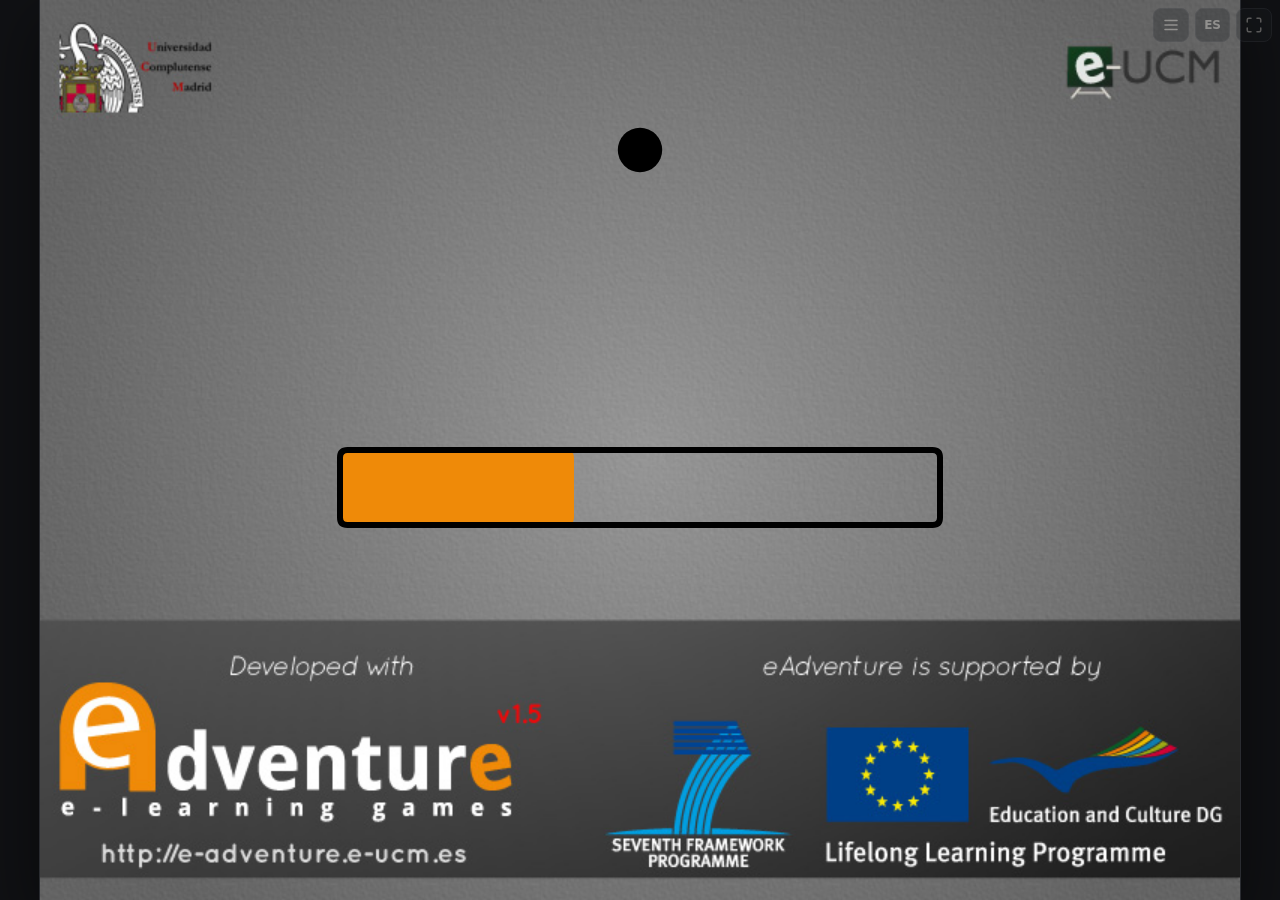
<file: jugar/en/index.html>
<!DOCTYPE html><html lang="en"><head><meta charset="utf-8"><title>EVONG</title><meta http-equiv="refresh" content="0; url=../#en"><link rel="canonical" href="../#en"></head><body><a href="../#en">EVONG (English)</a></body></html>
</file>
<file: web.css>
/* EVONG · página de presentación (común a / y /en/)
   VOICE: clear and practical; teachers and students are the readers
   IDEA: the game's own title screen: a sky-blue field with white rings and the navy dots of the logo
   PICTURE: the game itself (the NGO office) in a navy frame; the three profile buttons from the game as icons
   COLOUR and TYPE: sky blue ground, navy ink; Dosis (rounded, like the game's interface) + system sans
   LAYOUT: hero; what it is; three profiles with their tasks; some scenes; videos; how to play; credits; cite */
@font-face{font-family:"Dosis";font-weight:700;font-display:swap;src:url(fonts/dosis-latin-700-normal.woff2) format("woff2")}
@font-face{font-family:"Dosis";font-weight:800;font-display:swap;src:url(fonts/dosis-latin-800-normal.woff2) format("woff2")}
:root{color-scheme:light;--sky:#26a9e1;--sky-2:#3cb9e9;--sky-3:#8fdcfa;--sky-l:#eaf6fd;--navy:#2b388f;--navy-d:#1d2766;--link:#1b6fb5;--ink:#16213e;--muted:#56627a;--card:#fff;--rule:#d3e5f1}
*{box-sizing:border-box;min-width:0}
html{scroll-behavior:smooth;scroll-padding-top:72px}
@media(prefers-reduced-motion:reduce){html{scroll-behavior:auto}}
body{margin:0;background:#fff;color:var(--ink);font:17px/1.6 system-ui,-apple-system,"Segoe UI",Roboto,"Helvetica Neue",Arial,sans-serif;overflow-x:clip}
h1,h2,h3{font-family:"Dosis",system-ui,sans-serif;line-height:1.1;text-wrap:balance;color:var(--navy-d);margin:0}
h2{font-size:clamp(30px,4vw,42px);font-weight:800;margin-bottom:14px}
h3{font-size:23px;font-weight:800;margin-bottom:6px}
p{margin:0 0 14px}
a{color:var(--link)}a:hover{color:var(--navy)}
a:focus-visible,button:focus-visible{outline:3px solid var(--navy);outline-offset:3px;border-radius:6px}
.wrap{max-width:1180px;margin:0 auto;padding:0 max(4vw,16px)}
.band{padding:clamp(44px,6vw,84px) 0}
.alt{background:var(--sky-l)}
/* top bar */
.top{position:sticky;top:0;z-index:5;background:rgba(255,255,255,.95);backdrop-filter:blur(6px);border-bottom:1px solid var(--rule)}
.top .wrap{display:flex;align-items:center;gap:20px;min-height:60px}
.brand{font:800 23px "Dosis",sans-serif;letter-spacing:.02em;color:var(--navy-d);text-decoration:none;white-space:nowrap}
.nav{display:flex;gap:4px 18px;overflow-x:auto;flex:1;font-size:15px;font-weight:600;scrollbar-width:none}
.nav a{color:var(--ink);text-decoration:none;white-space:nowrap;padding:10px 0}
.nav a:hover{color:var(--navy)}
.lang{font:700 14px system-ui,sans-serif;color:var(--navy);text-decoration:none;border:2px solid var(--rule);border-radius:999px;padding:6px 12px;white-space:nowrap}
.lang:hover{border-color:var(--navy);color:var(--navy)}
.menu-btn{display:none;align-items:center;gap:8px;min-height:40px;padding:6px 14px;border:2px solid var(--rule);border-radius:999px;background:#fff;color:var(--ink);font:700 15px system-ui,sans-serif;cursor:pointer;flex:none}
.menu-btn .bars{position:relative;width:16px;height:2px;background:currentColor;box-shadow:0 -5px 0 currentColor,0 5px 0 currentColor}
.top.open .menu-btn{border-color:var(--navy);color:var(--navy)}
/* buttons */
.btn{display:inline-flex;align-items:center;gap:10px;min-height:48px;padding:10px 22px;border-radius:999px;font:700 17px system-ui,sans-serif;text-decoration:none;border:2px solid transparent;cursor:pointer}
.btn-play{background:var(--navy);color:#fff;box-shadow:0 4px 0 var(--navy-d)}
.btn-play:hover{background:#34449f;color:#fff}
.btn-ghost{border-color:var(--navy);color:var(--navy);background:#fff}
.btn-ghost:hover{background:var(--navy);color:#fff}
.btn-sm{min-height:40px;padding:6px 16px;font-size:15px;box-shadow:0 3px 0 var(--navy-d)}
/* hero: the game's title screen */
.hero{position:relative;overflow:hidden;padding:clamp(28px,4vw,56px) 0 clamp(40px,5vw,70px);
  background:radial-gradient(ellipse at 28% 42%,var(--sky-3) 0%,#5ccbf3 38%,var(--sky-2) 70%,var(--sky) 100%)}
.hero::before,.hero::after{content:"";position:absolute;border-radius:50%;pointer-events:none}
.hero::before{width:420px;height:420px;left:-170px;top:-190px;border:46px solid rgba(255,255,255,.16)}
.hero::after{width:300px;height:300px;right:-90px;bottom:-150px;border:30px solid rgba(29,39,102,.08)}
.hero .wrap{position:relative;z-index:1;display:grid;grid-template-columns:minmax(0,5fr) minmax(0,6fr);gap:clamp(24px,4vw,56px);align-items:center}
.hero .logo{width:min(400px,100%);height:auto;display:block;margin:0 0 8px -6px}
.hero .sub{font:800 clamp(20px,2.2vw,24px) "Dosis",sans-serif;color:var(--navy-d);margin:0 0 4px}
.hero h1{font-size:clamp(26px,3.2vw,36px);font-weight:800;margin:4px 0 12px}
.lead{font-size:clamp(17px,1.6vw,19px);max-width:46ch}
.ctas{display:flex;flex-wrap:wrap;gap:12px;margin:22px 0 18px}
.facts{display:flex;flex-wrap:wrap;gap:8px;padding:0;margin:0;list-style:none;font-size:15px}
.facts li{background:rgba(255,255,255,.6);border-radius:999px;padding:4px 12px}
.screen{background:var(--navy-d);border-radius:18px;padding:10px;box-shadow:0 24px 50px rgba(29,39,102,.32)}
.screen img{display:block;width:100%;height:auto;border-radius:10px;aspect-ratio:4/3}
/* what */
.two{display:grid;grid-template-columns:minmax(0,1fr) minmax(0,1fr);gap:clamp(24px,4vw,56px)}
.goals{padding-left:1.1em;margin:0 0 14px}.goals li{margin-bottom:8px}
.box{background:var(--card);border:1px solid var(--rule);border-radius:16px;padding:20px 22px;margin-bottom:16px}
.box dl{margin:0;display:grid;grid-template-columns:auto minmax(0,1fr);gap:8px 16px}
.box dt{font-weight:700}.box dd{margin:0}
.index{background:var(--sky-l);border:0}
.index b{display:block;font:800 22px "Dosis",sans-serif;color:var(--navy-d)}
.index p{margin:4px 0 0}
/* profiles */
.profiles{display:grid;grid-template-columns:repeat(3,minmax(0,1fr));gap:22px;margin-top:22px}
.profile{background:#fff;border-radius:16px;overflow:hidden;box-shadow:0 2px 0 var(--rule),0 10px 24px rgba(29,39,102,.08);display:flex;flex-direction:column}
.profile>img{display:block;width:100%;height:auto;aspect-ratio:4/3}
.profile .body{padding:0 20px 20px;position:relative}
.profile .icon{width:76px;height:76px;border-radius:50%;margin:-40px 0 8px;border:4px solid #fff;display:block;box-shadow:0 4px 10px rgba(29,39,102,.2)}
.profile .role{font-size:16px;color:var(--muted)}
.tasks{list-style:none;margin:0;padding:0;counter-reset:t}
.tasks li{position:relative;padding:10px 0 10px 38px;border-top:1px solid var(--rule);font-size:16px;counter-increment:t}
.tasks li::before{content:counter(t);position:absolute;left:0;top:11px;width:26px;height:26px;border-radius:50%;background:var(--navy);color:#fff;font:800 15px/26px "Dosis",sans-serif;text-align:center}
.tasks b{display:block;color:var(--navy-d)}
.gallery{display:grid;grid-template-columns:repeat(3,minmax(0,1fr));gap:20px;margin-top:36px}
.gallery figure{margin:0}
.gallery img{display:block;width:100%;height:auto;aspect-ratio:4/3;border-radius:12px}
.gallery figcaption{margin-top:6px;font-size:15px;font-weight:600}
/* videos */
.videos{display:grid;grid-template-columns:repeat(2,minmax(0,1fr));gap:22px;margin-top:20px}
.video{margin:0}
.yt{position:relative;display:block;width:100%;aspect-ratio:16/9;border:0;padding:0;border-radius:14px;overflow:hidden;background:var(--navy-d) center/cover no-repeat;cursor:pointer}
button.yt::after{content:"";position:absolute;inset:0;pointer-events:none;background:linear-gradient(0deg,rgba(22,33,62,.45),rgba(22,33,62,0))}
.yt span{position:absolute;z-index:1;left:50%;top:50%;transform:translate(-50%,-50%);width:76px;height:76px;border-radius:50%;background:var(--navy);box-shadow:0 6px 0 var(--navy-d)}
.yt span::before{content:"";position:absolute;left:30px;top:22px;border-style:solid;border-width:16px 0 16px 26px;border-color:transparent transparent transparent #fff}
.yt iframe{position:absolute;inset:0;z-index:2;width:100%;height:100%;border:0}
div.yt{cursor:auto}
.video figcaption{margin-top:8px;font-weight:600}
.small{font-size:14px;color:var(--muted)}
/* how */
.how{display:grid;grid-template-columns:minmax(0,1fr) minmax(0,1fr);gap:22px;margin-top:20px}
.how .box{margin:0}
.how ol{margin:0;padding-left:1.2em}.how li{margin-bottom:8px}
.badge{display:inline-block;font:700 13px system-ui,sans-serif;background:var(--navy);color:#fff;border-radius:6px;padding:2px 8px;margin-bottom:8px}
.badge.lt{background:var(--sky-3);color:var(--navy-d)}
/* credits */
.credits{display:grid;grid-template-columns:repeat(2,minmax(0,1fr));gap:4px 40px;margin:18px 0 22px}
.credits div{padding:12px 0;border-bottom:1px solid var(--rule)}
.credits b{display:block;font-size:13px;letter-spacing:.02em;color:var(--navy)}
.fund{background:var(--sky-l);border-radius:12px;padding:14px 16px;margin:0;font-size:16px}
/* cite */
.cite{background:#fff;border:2px solid var(--navy);border-radius:16px;padding:18px 20px;margin:16px 0}
.cite p{margin:0 0 12px;overflow-wrap:anywhere}
.copy{font:700 15px system-ui,sans-serif;min-height:40px;padding:6px 16px;border-radius:999px;border:2px solid var(--navy);background:#fff;color:var(--navy);cursor:pointer}
.copy.ok{background:var(--navy);color:#fff}
.links{display:flex;flex-wrap:wrap;gap:10px 22px;padding:0;margin:0;list-style:none;font-weight:600}
footer{background:var(--navy-d);color:#e6ebf8;padding:34px 0;font-size:15px}
footer a{color:#fff}
footer .wrap{display:flex;flex-wrap:wrap;gap:10px 28px;justify-content:space-between}
@media(max-width:980px){.profiles{grid-template-columns:minmax(0,1fr)}.profile{display:grid;grid-template-columns:minmax(0,2fr) minmax(0,3fr)}.profile>img{align-self:start;width:calc(100% - 16px);margin:16px 0 16px 16px;border-radius:10px}.profile .body{padding:18px 20px}.profile .icon{margin:0 0 8px;width:64px;height:64px}}
@media(max-width:900px){.hero .wrap,.two,.how{grid-template-columns:minmax(0,1fr)}}
@media(max-width:640px){.top .wrap{gap:8px}.brand{margin-right:auto}.menu-btn{display:inline-flex}.nav{display:none;position:absolute;left:0;right:0;top:100%;flex-direction:column;gap:0;background:#fff;border-bottom:1px solid var(--rule);box-shadow:0 14px 24px rgba(22,33,62,.12);padding:4px max(4vw,16px) 10px}.top.open .nav{display:flex}.nav a{padding:13px 0;font-size:17px;border-bottom:1px solid var(--rule)}.nav a:last-child{border-bottom:0}.profile{display:flex}.profile>img{width:100%;margin:0;border-radius:0}.profile .icon{margin:-36px 0 8px}.videos,.credits,.gallery{grid-template-columns:minmax(0,1fr)}.box dl{grid-template-columns:minmax(0,1fr)}.box dd{margin-bottom:8px}}
@media(max-width:374px){.menu-btn .lbl{display:none}.menu-btn{padding:6px 12px;min-width:44px;justify-content:center}.lang{padding:6px 10px}}
</file>
